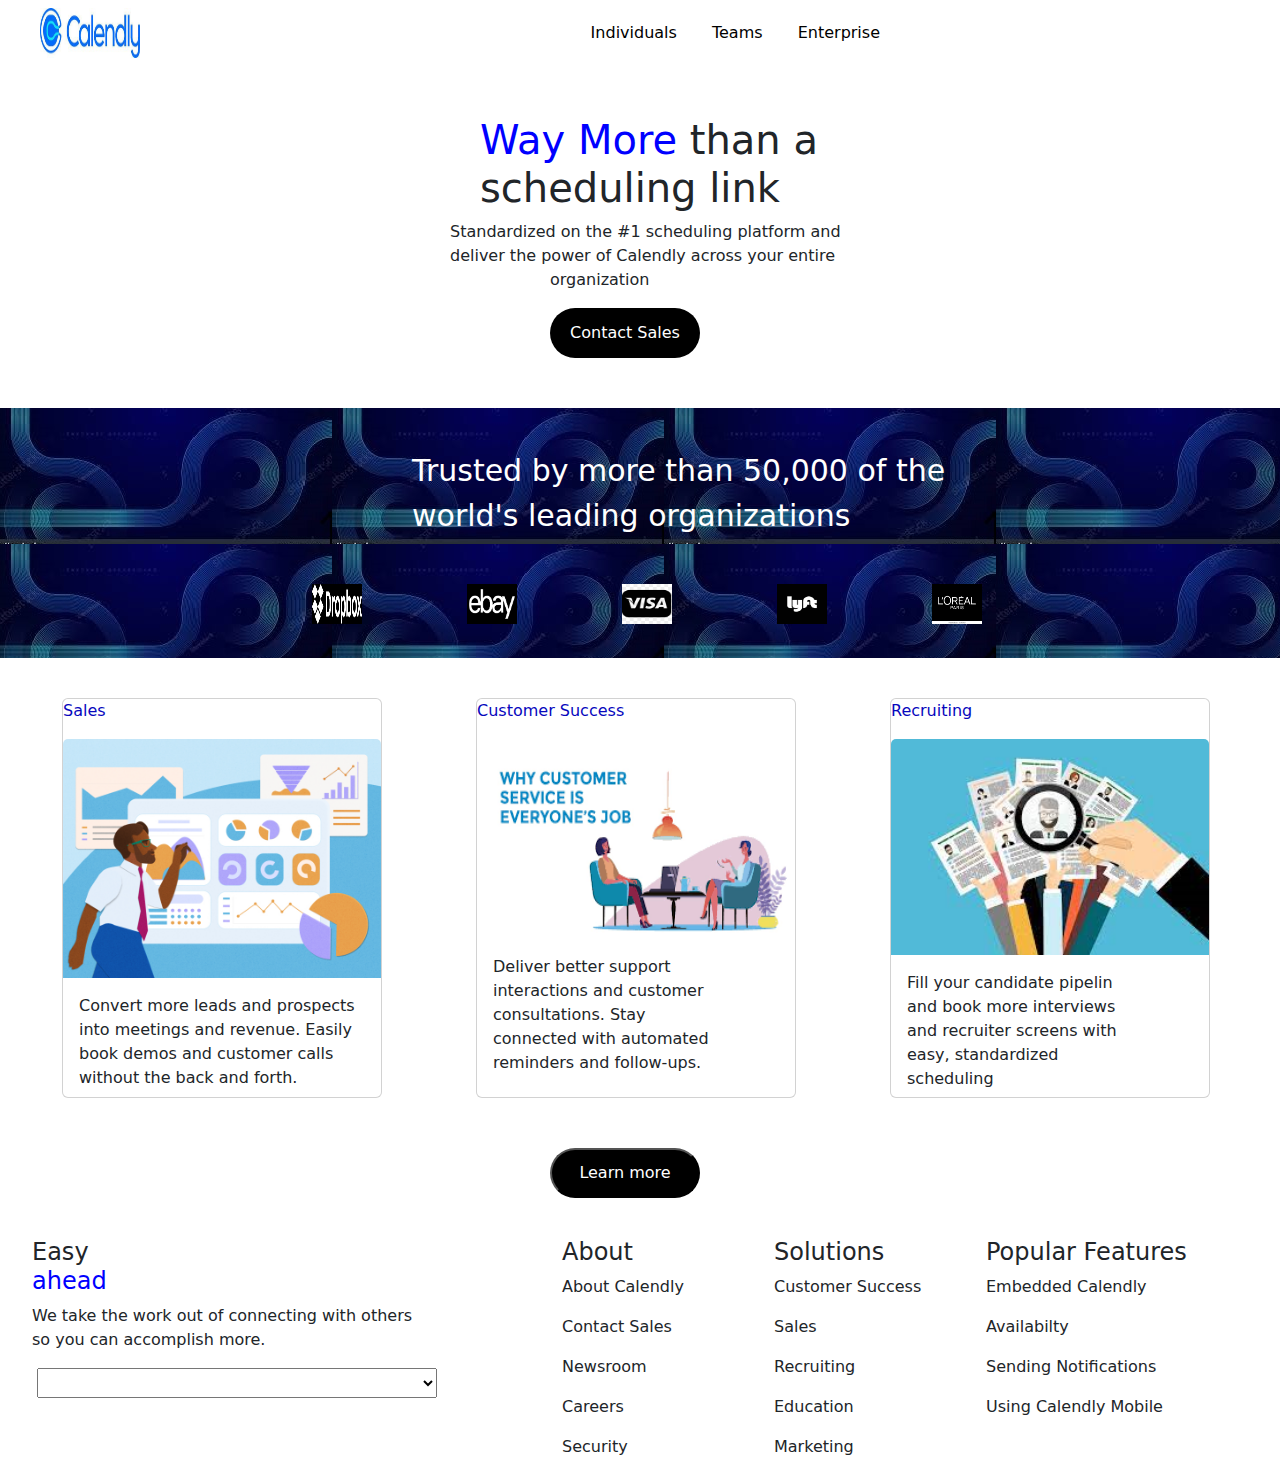
<file: index.html>
<!DOCTYPE html>
<html lang="en">
<head>
    <meta charset="UTF-8">
    <meta name="viewport" content="width=device-width, initial-scale=1.0">
    <title>Document</title>
    <link rel="stylesheet" href="https://cdn.jsdelivr.net/npm/bootstrap@5.3.2/dist/css/bootstrap.min.css">
    <link rel="stylesheet" href="calendly.css">
</head>
<body>
    <div class="navbar">
    <div class="log">
        <a href=""><img src="logo.jpg" height="50px" width="100px" alt="calendly logo"></a>
    </div>
    <div class="other">
        <a href="">Individuals</a>
        <a href="">Teams</a>
        <a href="">Enterprise</a>
    </div>
    </div>
    <div class="second">
        <div class="more">
        <h1><span id="way">Way More</span> than a<br> scheduling link</h1>
        </div>
        <div class="standard">
        <p>Standardized on the #1 scheduling platform and<br> deliver the power of Calendly across your entire<br> <span id="org">organization</span></p>
        </div>
        <button class="btn">Contact Sales</button>
    </div>
    <div class="design">
    <div class="row trusted">
        <div class="col-12">
            <p>Trusted by more than 50,000 of the<br> world's leading organizations</p>
        </div>
    </div>
    <div class="row logo">
        <div class="col-12">
            <img src="dropbox.png" width="50px" height="40px" alt="">
            <img src="ebay.png" width="50px" height="40px" alt="">
            <img src="visa.jpg" width="50px" height="40px" alt="">
            <img src="lyft.jpg" width="50px" height="40px" alt="">
            <img src="loreal.webp" width="50px" height="40px" alt="">
        </div>
    </div>
    </div>

    <div class="row cards">
        <div class="col-4"><div class="card" style="width: 20rem; height: 400px;">
            <p style="color: rgb(7, 7, 189);">Sales</p>
            <img src="sales.png" class="card-img-top" alt="...">
            <div class="card-body">
              <p class="card-text">Convert more leads and prospects into meetings and revenue. Easily book demos and customer calls without the back and forth.</p>
            </div>
          </div></div>
        <div class="col-4"><div class="card" style="width: 20rem; height: 400px;">
            <p style="color: rgb(7, 7, 189);">Customer Success</p>
            <img src="customer.png" class="card-img-top" height="200px">
            <div class="card-body">
              <p class="card-text">Deliver better support<br> interactions and customer<br> consultations. Stay<br> connected with automated<br> reminders and follow-ups.</p>
            </div>
          </div></div>
        <div class="col-4"><div class="card" style="width: 20rem; height: 400px;">
            <p style="color: rgb(7, 7, 189);">Recruiting</p>
            <img src="recruit.png" class="card-img-top" alt="...">
            <div class="card-body">
              <p class="card-text">Fill your candidate pipelin<br> and book more interviews<br> and recruiter screens with<br> easy, standardized<br> scheduling</p>
            </div>
          </div></div>
    </div>
    <button id="but">Learn more</button>

    <div class="row last-card">
        <div class="col-5">
            <h4>Easy<br> <span style="color: blue;">ahead</span></h4>
            <p>We take the work out of connecting with others<br> so you can accomplish more.</p>
            <label></label>
            <select name="english" id="english">English</select>
        </div>
        <div class="col-2">
            <h4>About</h4>
            <p>About Calendly</p>
            <p>Contact Sales</p>
            <p>Newsroom</p>
            <p>Careers</p>
            <p>Security</p>
        </div>
        <div class="col-2">
            <h4>Solutions</h4>
            <p>Customer Success</p>
            <p>Sales</p>
            <p>Recruiting</p>
            <p>Education</p>
            <p>Marketing</p>
        </div>
        <div class="col-3">
            <h4>Popular Features</h4>
            <p>Embedded Calendly</p>
            <p>Availabilty</p>
            <p>Sending Notifications</p>
            <p>Using Calendly Mobile</p>
        </div>
    </div>
    <script src="	https://cdn.jsdelivr.net/npm/bootstrap@5.3.2/dist/js/bootstrap.bundle.min.js"></script>
</body>
</html>
</file>
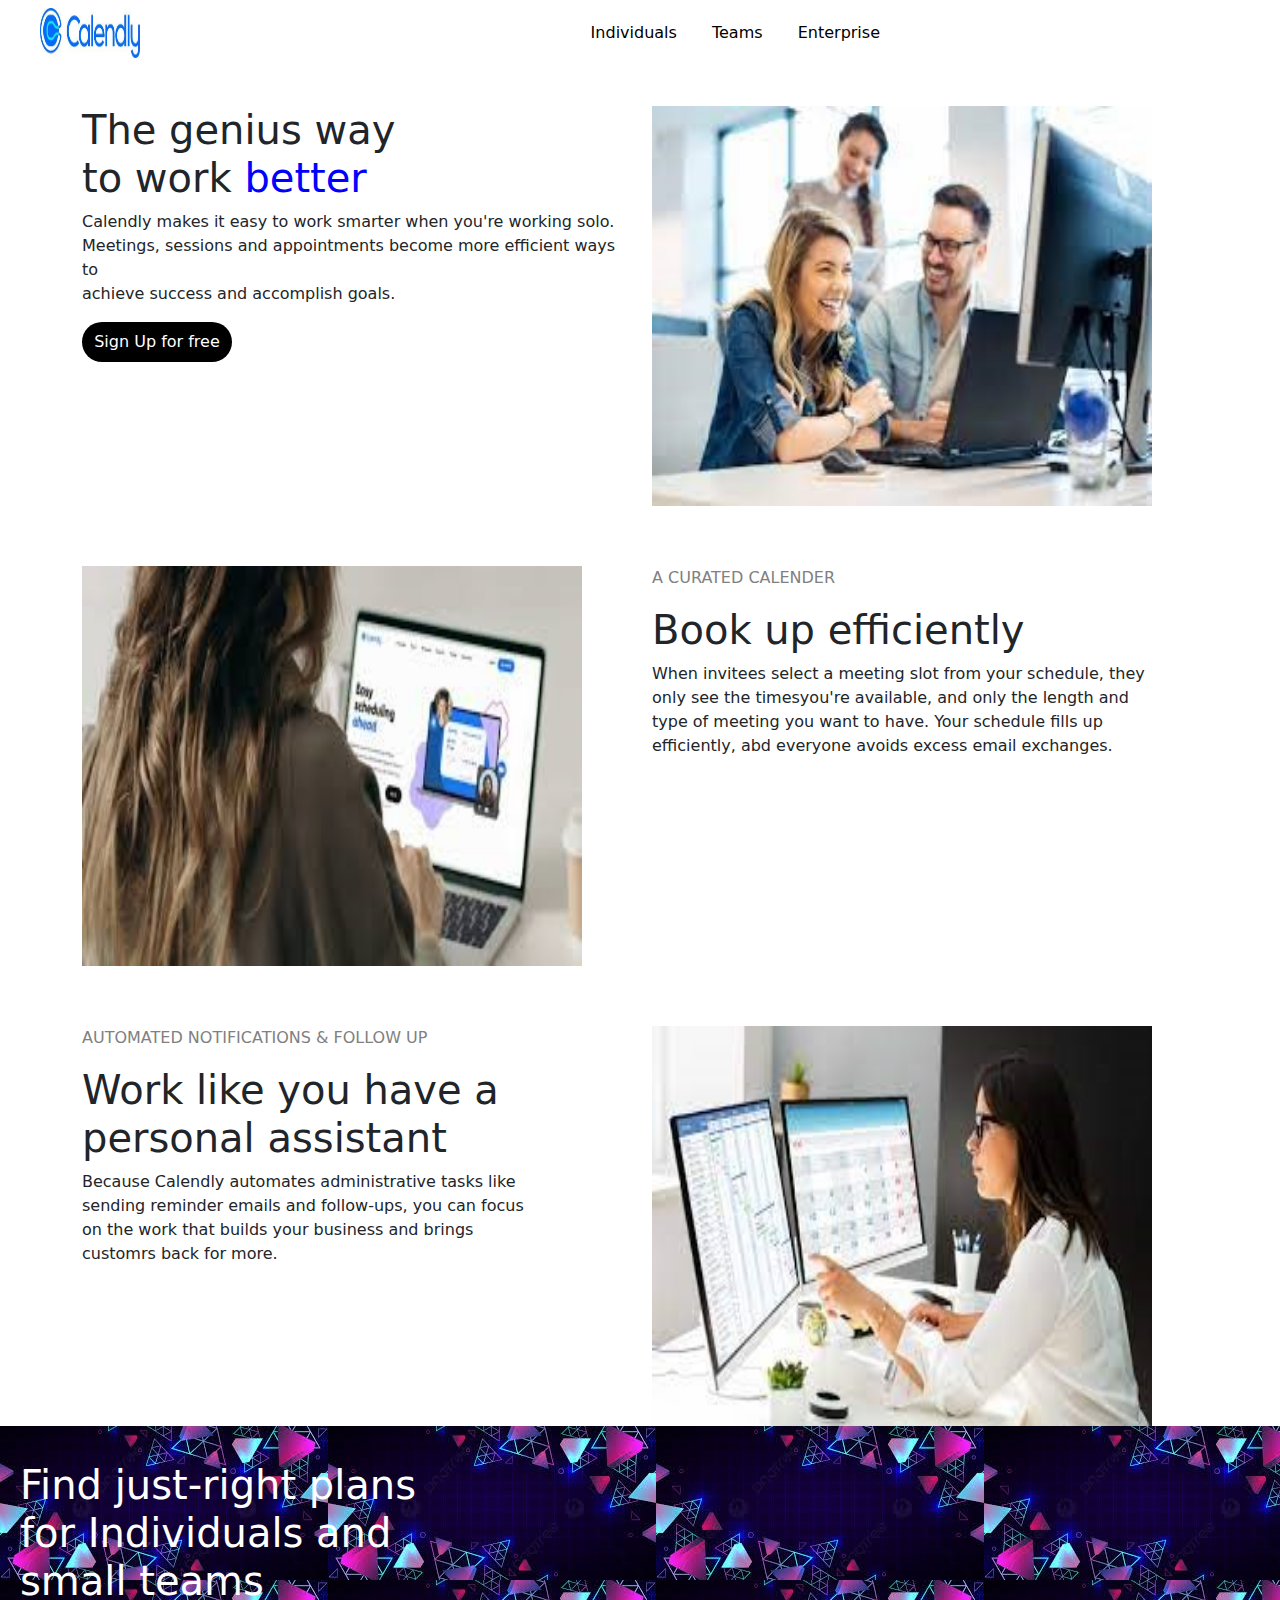
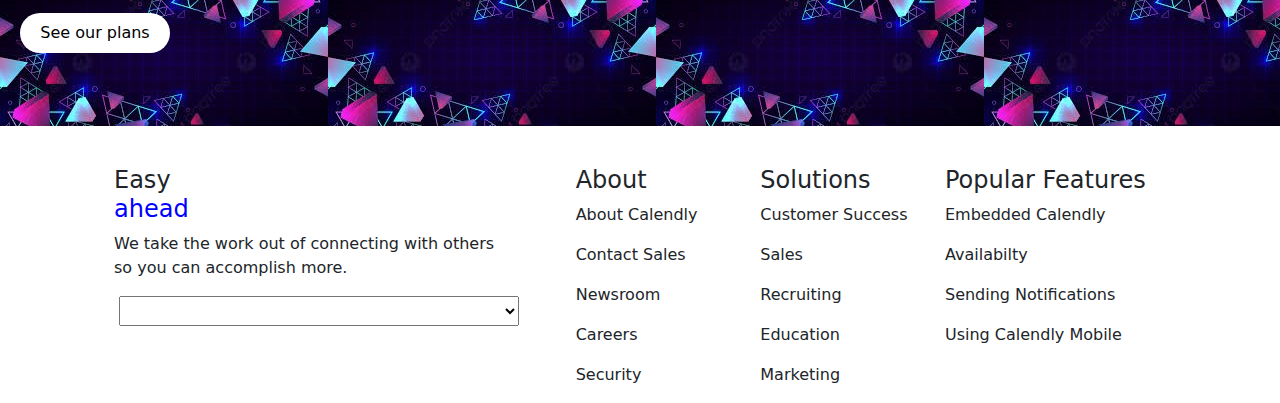
<file: enterprise.html>
<!DOCTYPE html>
<html lang="en">
<head>
    <meta charset="UTF-8">
    <meta name="viewport" content="width=device-width, initial-scale=1.0">
    <title>Document</title> 
    <link rel="stylesheet" href="https://cdn.jsdelivr.net/npm/bootstrap@5.3.2/dist/css/bootstrap.min.css">
    <link rel="stylesheet" href="enterprise.css">
</head>
<body>
    <div class="navbar">
        <div class="log">
            <a href="home.html"><img src="logo.jpg" height="50px" width="100px" alt="calendly logo"></a>
        </div>
        <div class="other">
            <a href="individual.html">Individuals</a>
            <a href="teams.html">Teams</a>
            <a href="enterprise.html">Enterprise</a>
        </div>
        </div>
        <div class="container">
        <div class="row first">
            <div class="col-6 easy">
                <h1>The genius way<br> to work <span style="color: blue;">better</span></h1>
                <p>Calendly makes it easy to work smarter when you're working solo.<br> Meetings, sessions and appointments become more efficient ways to<br> achieve success and accomplish goals.</p>
                 <button id="signn">Sign Up for free</button>
            </div>
            <div class="col-6">
                <img src="people.jpg" width="500px" height="400px">
            </div>
        </div>

        <div class="row second ">
            <div class="col-6">
                <img src="1v.jpg" width="500px" height="400px">
            </div>

            <div class="col-6 easy">
                <p style="color: grey;">A CURATED CALENDER</p>
                <h1>Book up efficiently</h1>
                <p>When invitees select a meeting slot from your schedule, they<br> only see the timesyou're available, and only the length and<br> type of meeting you want to have. Your schedule fills up<br> efficiently, abd everyone avoids excess email exchanges.</p>
            </div>
            
        </div>

        <div class="row third">
            <div class="col-6 easy">
                <p style="color: grey;">AUTOMATED NOTIFICATIONS & FOLLOW UP</p>
                <h1>Work like you have a<br> personal assistant</h1>
                <p> Because Calendly automates administrative tasks like<br> sending reminder emails and follow-ups, you can focus<br> on the work that builds your business and brings<br> customrs back for more. </p>
            </div>
            <div class="col-6">
                <img src="8u.jpg" width="500px" height="400px">
            </div>
        </div>
    </div>

        <div class="plans">
            <h1 style="color: white;">Find just-right plans<br> for Individuals and<br> small teams</h1>
            <button id="sign">See our plans</button>
        </div>
    <div class="container">
        <div class="row last-card">
            <div class="col-5">
                <h4>Easy<br> <span style="color: blue;">ahead</span></h4>
                <p>We take the work out of connecting with others<br> so you can accomplish more.</p>
                <label></label>
                <select name="english" id="english">English</select>
            </div>
            <div class="col-2">
                <h4>About</h4>
                <p>About Calendly</p>
                <p>Contact Sales</p>
                <p>Newsroom</p>
                <p>Careers</p>
                <p>Security</p>
            </div>
            <div class="col-2">
                <h4>Solutions</h4>
                <p>Customer Success</p>
                <p>Sales</p>
                <p>Recruiting</p>
                <p>Education</p>
                <p>Marketing</p>
            </div>
            <div class="col-3">
                <h4>Popular Features</h4>
                <p>Embedded Calendly</p>
                <p>Availabilty</p>
                <p>Sending Notifications</p>
                <p>Using Calendly Mobile</p>
            </div>
        </div>
    </div>
    



    <script src="https://cdn.jsdelivr.net/npm/bootstrap@5.3.2/dist/js/bootstrap.bundle.min.js"></script>
</body>
</html>
</file>
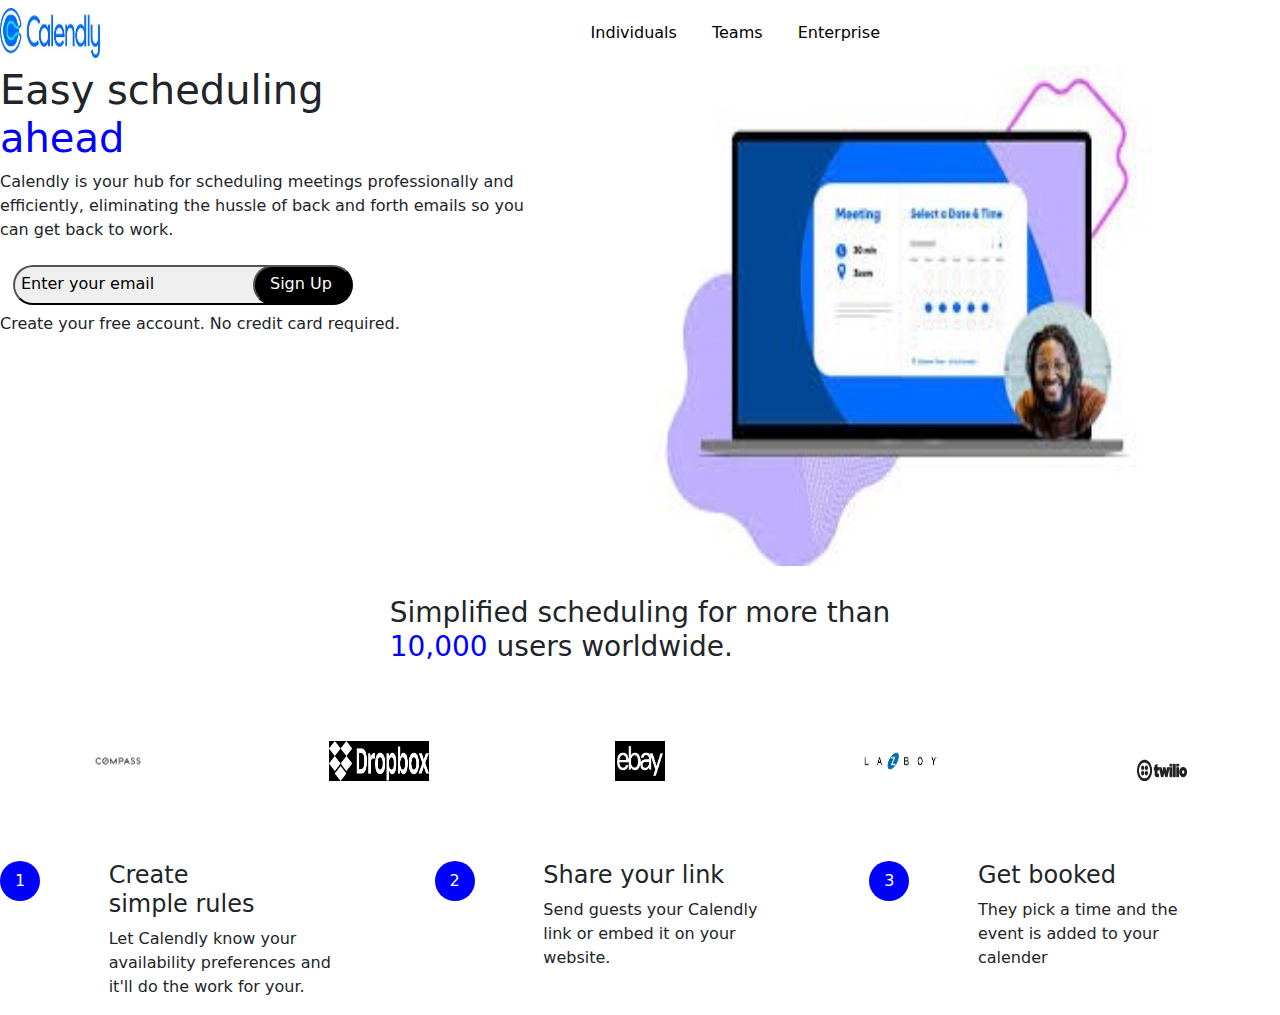
<file: home.html>
<!DOCTYPE html>
<html lang="en">
<head>
    <meta charset="UTF-8">
    <meta name="viewport" content="width=device-width, initial-scale=1.0">
    <title>Document</title>
    <link rel="stylesheet" href="https://cdn.jsdelivr.net/npm/bootstrap@5.3.2/dist/css/bootstrap.min.css">
    <link rel="stylesheet" href="home.css">
</head>
<body>
    <div class="navbar">
        <div class="log">
            <a href="home.html"><img src="logo.jpg" height="50px" width="100px" alt="calendly logo"></a>
        </div>
        <div class="other">
            <a href="individual.html">Individuals</a>
            <a href="teams.html">Teams</a>
            <a href="enterprise.html">Enterprise</a>
        </div>
        </div>

        <div class="row">
            <div class="col-6 easy">
                <h1>Easy scheduling<br> <span style="color: blue;">ahead</span></h1>
                <p>Calendly is your hub for scheduling meetings professionally and<br> efficiently, eliminating the hussle of back and forth emails so you<br> can get back to work.</p>
                <div class="btn">
                <button id="email">Enter your email</button>
                 <button id="sign">Sign Up</button>
                </div>
                <p>Create your free account. No credit card required.</p>
            </div>
            <div class="col-6">
                <img src="compu.jpg" width="500px" height="500px">
            </div>
        </div>
    <div class="row">
        <div class="col simple">
            <div class="hot">
            <h3>Simplified scheduling for more than<br> <span style="color: blue;">10,000</span> users worldwide.</h3>
            </div>
            <div class="logo">
            <img src="compass.jpg" width="50px" height="40px" alt="">
            <img src="dropbox.png" width="100px" height="40px" alt="">
            <img src="ebay.png" width="50px" height="40px" alt="">
            <img src="lazboy.png" width="100px" height="180px" alt="">
            <img src="Twilio.webp" width="50px" height="40px" alt="">
            </div>
        </div>
    </div>

    <div class="row">
            <div class=" col-1 bt">
            <button class="but">1</button>
            </div>
            <div class="col-3">
            <h4>Create<br> simple rules</h4>
            <p>Let Calendly know your<br> availability preferences and<br> it'll do the work for your.</p>
            </div>
            <div class="col-1">
            <button class="but">2</button>
            </div>
            <div class="col-3">
            <h4>Share your link</h4>
            <p>Send guests your Calendly<br> link or embed it on your<br> website.</p>
           </div>
            <div class="col-1">
            <button class="but">3</button>
            </div>
            <div class="col-3">
            <h4>Get booked</h4>
            <p>They pick a time and the<br> event is added to your<br> calender</p>
            </div>
    </div>
    <script src="https://cdn.jsdelivr.net/npm/bootstrap@5.3.2/dist/js/bootstrap.bundle.min.js"></script>
</body>
</html>
</file>
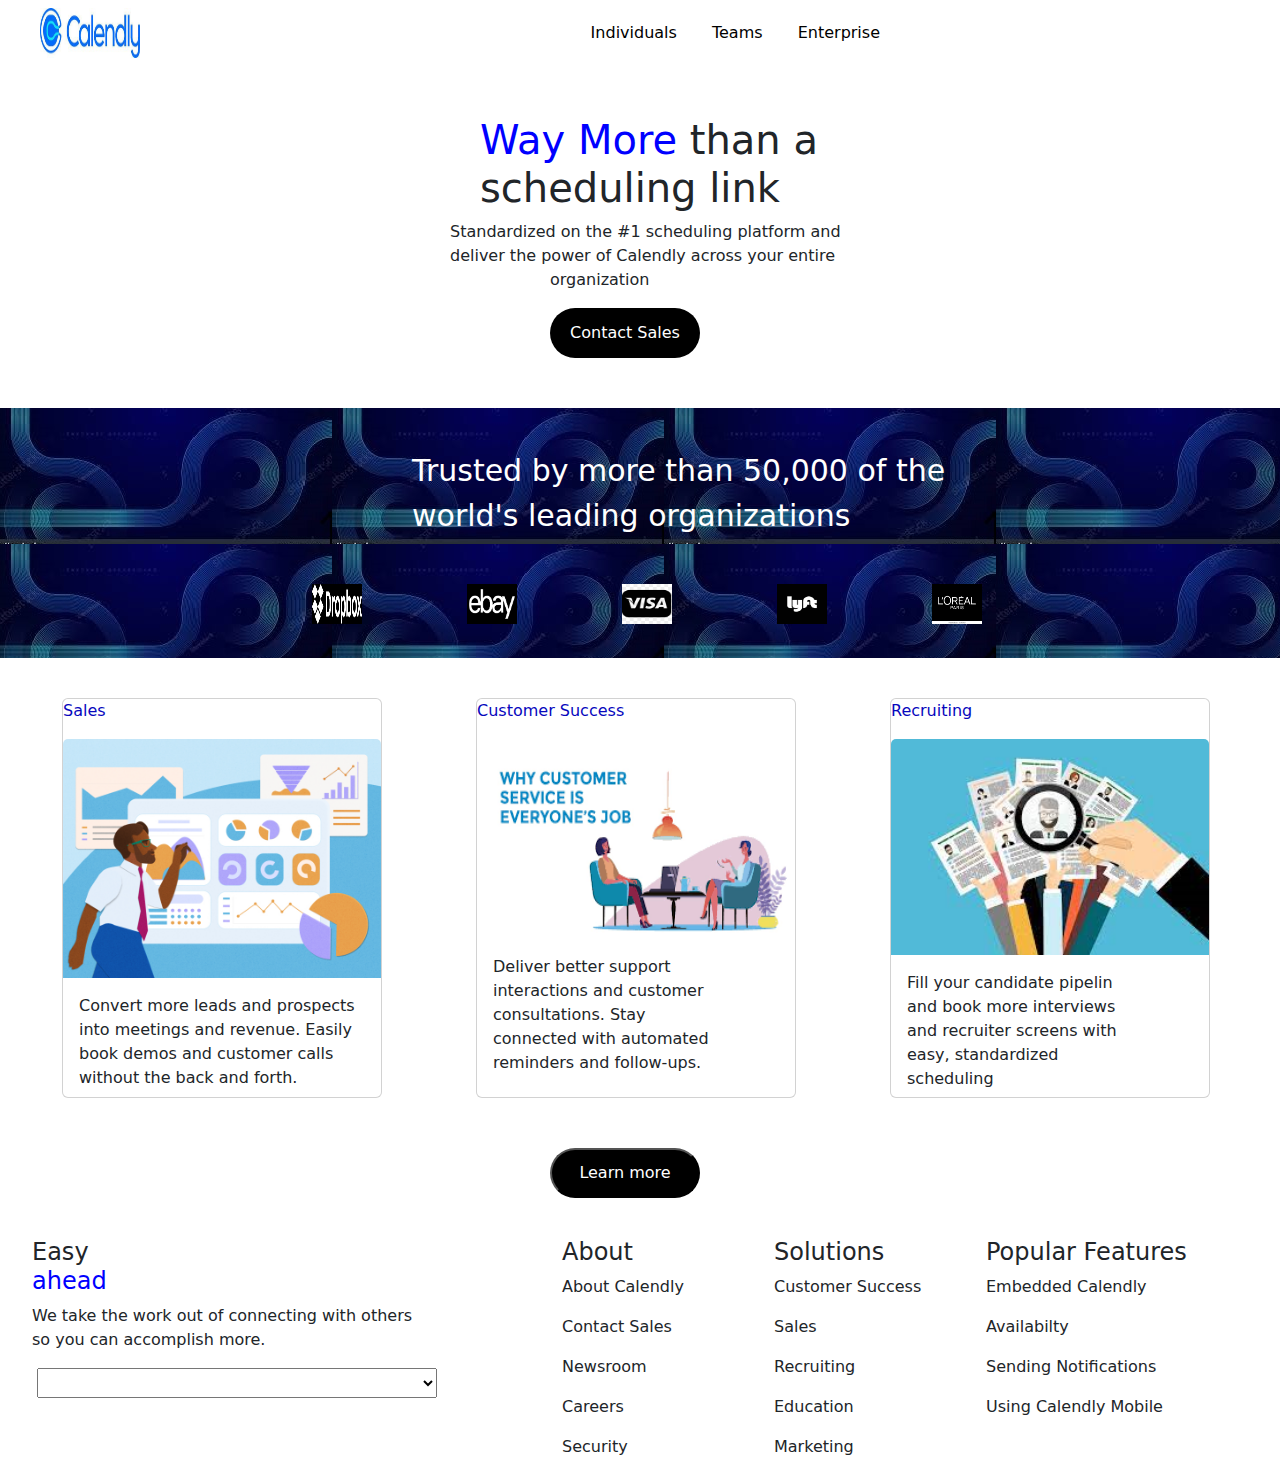
<file: individual.html>
<!DOCTYPE html>
<html lang="en">
<head>
    <meta charset="UTF-8">
    <meta name="viewport" content="width=device-width, initial-scale=1.0">
    <title>Document</title>
    <link rel="stylesheet" href="https://cdn.jsdelivr.net/npm/bootstrap@5.3.2/dist/css/bootstrap.min.css">
    <link rel="stylesheet" href="individual.css">
</head>
<body>
    <div class="navbar">
    <div class="log">
        <a href="home.html"><img src="logo.jpg" height="50px" width="100px" alt="calendly logo"></a>
    </div>
    <div class="other">
        <a href="individual.html">Individuals</a>
        <a href="teams.html">Teams</a>
        <a href="enterprise.html">Enterprise</a>
    </div>
    </div>
    <div class="second">
        <div class="more">
        <h1><span id="way">Way More</span> than a<br> scheduling link</h1>
        </div>
        <div class="standard">
        <p>Standardized on the #1 scheduling platform and<br> deliver the power of Calendly across your entire<br> <span id="org">organization</span></p>
        </div>
        <button class="btn">Contact Sales</button>
    </div>
    <div class="design">
    <div class="row trusted">
        <div class="col-12">
            <p>Trusted by more than 50,000 of the<br> world's leading organizations</p>
        </div>
    </div>
    <div class="row logo">
        <div class="col-12">
            <img src="dropbox.png" width="50px" height="40px" alt="">
            <img src="ebay.png" width="50px" height="40px" alt="">
            <img src="visa.jpg" width="50px" height="40px" alt="">
            <img src="lyft.jpg" width="50px" height="40px" alt="">
            <img src="loreal.webp" width="50px" height="40px" alt="">
        </div>
    </div>
    </div>

    <div class="row cards">
        <div class="col-4"><div class="card" style="width: 20rem; height: 400px;">
            <p style="color: rgb(7, 7, 189);">Sales</p>
            <img src="sales.png" class="card-img-top" alt="...">
            <div class="card-body">
              <p class="card-text">Convert more leads and prospects into meetings and revenue. Easily book demos and customer calls without the back and forth.</p>
            </div>
          </div></div>
        <div class="col-4"><div class="card" style="width: 20rem; height: 400px;">
            <p style="color: rgb(7, 7, 189);">Customer Success</p>
            <img src="customer.png" class="card-img-top" height="200px">
            <div class="card-body">
              <p class="card-text">Deliver better support<br> interactions and customer<br> consultations. Stay<br> connected with automated<br> reminders and follow-ups.</p>
            </div>
          </div></div>
        <div class="col-4"><div class="card" style="width: 20rem; height: 400px;">
            <p style="color: rgb(7, 7, 189);">Recruiting</p>
            <img src="recruit.png" class="card-img-top" alt="...">
            <div class="card-body">
              <p class="card-text">Fill your candidate pipelin<br> and book more interviews<br> and recruiter screens with<br> easy, standardized<br> scheduling</p>
            </div>
          </div></div>
    </div>
    <button id="but">Learn more</button>

    <div class="row last-card">
        <div class="col-5">
            <h4>Easy<br> <span style="color: blue;">ahead</span></h4>
            <p>We take the work out of connecting with others<br> so you can accomplish more.</p>
            <label></label>
            <select name="english" id="english">English</select>
        </div>
        <div class="col-2">
            <h4>About</h4>
            <p>About Calendly</p>
            <p>Contact Sales</p>
            <p>Newsroom</p>
            <p>Careers</p>
            <p>Security</p>
        </div>
        <div class="col-2">
            <h4>Solutions</h4>
            <p>Customer Success</p>
            <p>Sales</p>
            <p>Recruiting</p>
            <p>Education</p>
            <p>Marketing</p>
        </div>
        <div class="col-3">
            <h4>Popular Features</h4>
            <p>Embedded Calendly</p>
            <p>Availabilty</p>
            <p>Sending Notifications</p>
            <p>Using Calendly Mobile</p>
        </div>
    </div>
    <script src="	https://cdn.jsdelivr.net/npm/bootstrap@5.3.2/dist/js/bootstrap.bundle.min.js"></script>
</body>
</html>
</file>
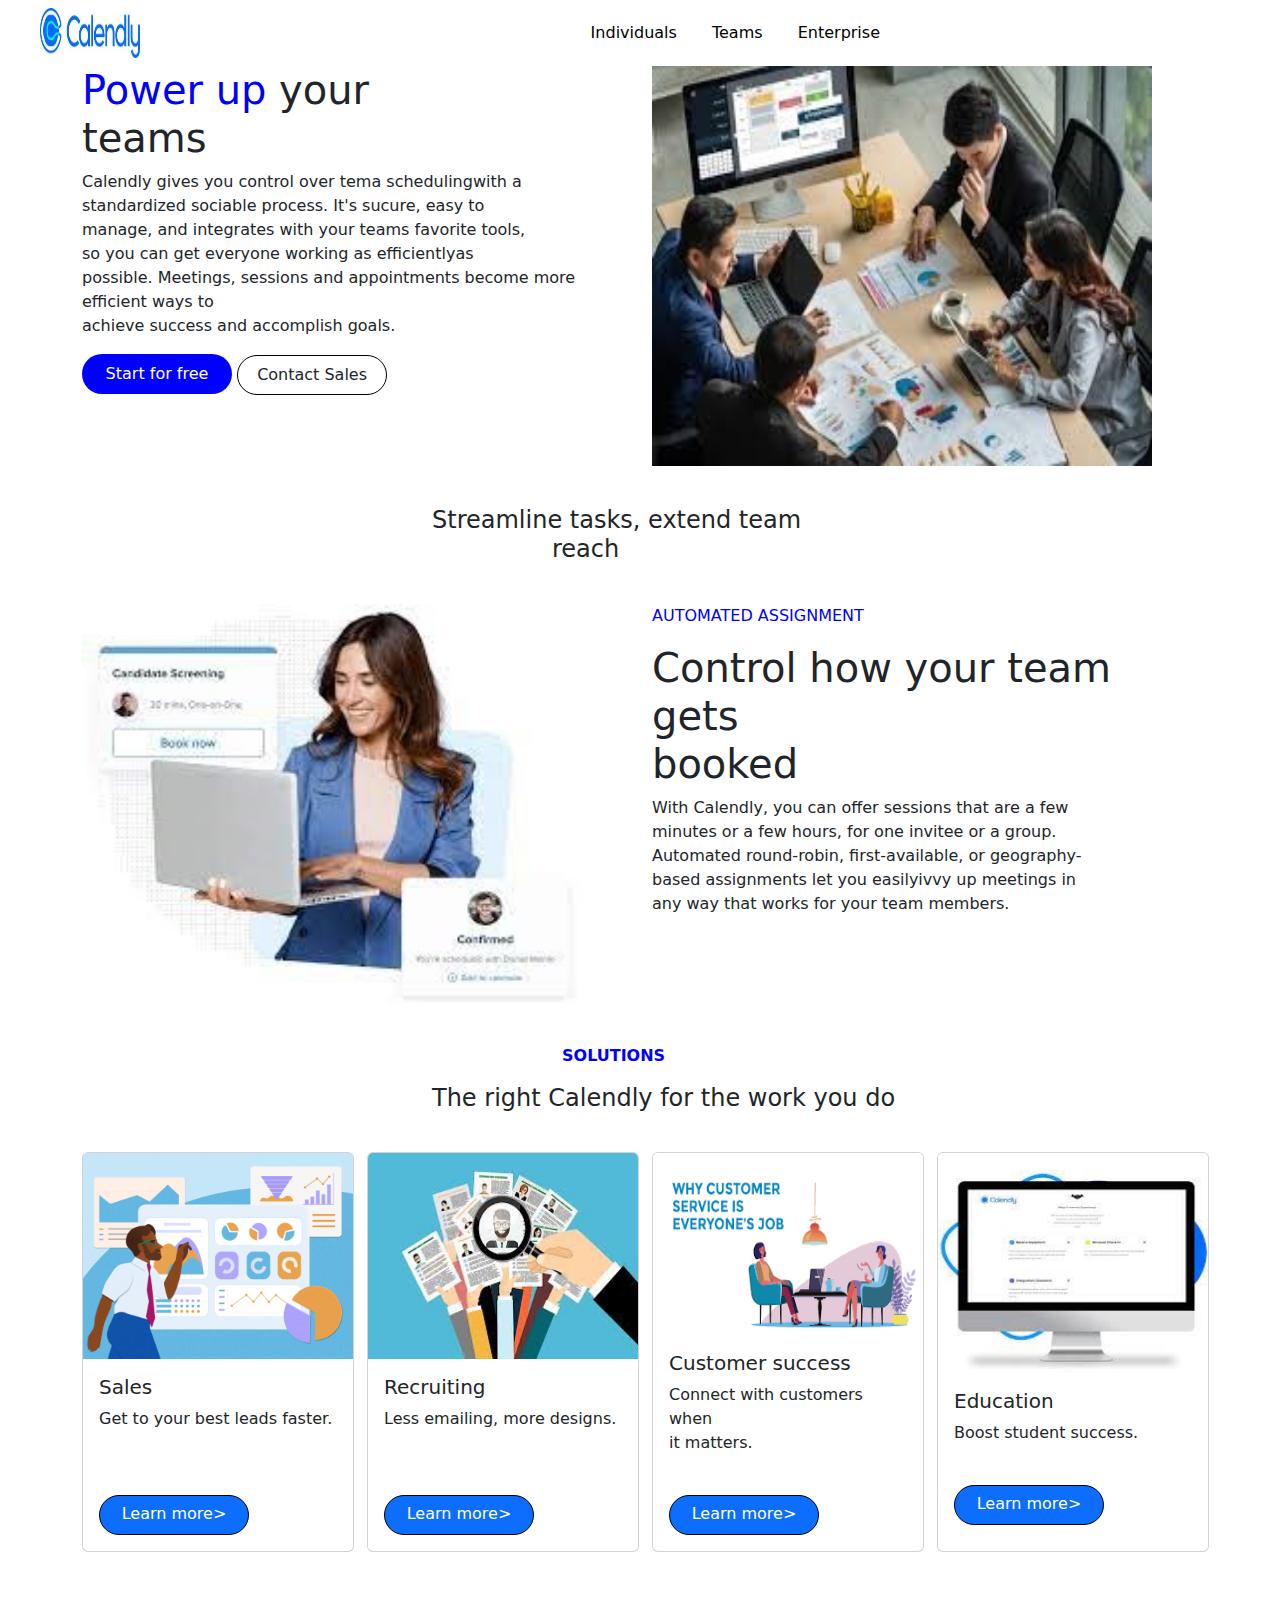
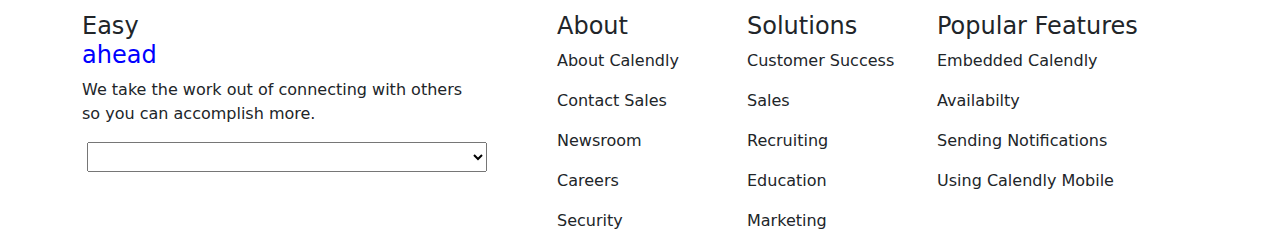
<file: teams.html>
<!DOCTYPE html>
<html lang="en">
<head>
    <meta charset="UTF-8">
    <meta name="viewport" content="width=device-width, initial-scale=1.0">
    <title>Document</title>
    <link rel="stylesheet" href="https://cdn.jsdelivr.net/npm/bootstrap@5.3.2/dist/css/bootstrap.min.css">
    <link rel="stylesheet" href="teams.css">
</head>
<body>
    <div class="navbar">
        <div class="log">
            <a href="home.html"><img src="logo.jpg" height="50px" width="100px" alt="calendly logo"></a>
        </div>
        <div class="other">
            <a href="individual.html">Individuals</a>
            <a href="teams.html">Teams</a>
            <a href="enterprise.html">Enterprise</a>
        </div>
        </div>
    <div class="container">
        <div class="row">
            <div class="col-6 power">
                <h1><span style="color: blue;">Power up</span> your<br> teams</h1>
                <p>Calendly gives you control over tema schedulingwith a<br> standardized sociable process. It's sucure, easy to<br> manage, and integrates with your teams favorite tools,<br> so you can get everyone working as efficientlyas <br> possible. Meetings, sessions and appointments become more efficient ways to<br> achieve success and accomplish goals.</p>
                 <button id="sign">Start for free</button> <button class="btn">Contact Sales</button>
            </div>
            <div class="col-6 man">
                <img src="1c.jpg" width="500px" height="400px">
            </div>
        </div>

        <div class="stream">
            <h4>Streamline tasks, extend team<br> <span style="margin-left: 120px;">reach</span></h4>
        </div>

        <div class="row">
            <div class="col-6">
                <img src="2b.jpg" width="500px" height="400px">
            </div>

            <div class="col-6 easy">
                <p style="color: blue;">AUTOMATED ASSIGNMENT</p>
                <h1>Control how your team gets<br> booked</h1>
                <p>With Calendly, you can offer sessions that are a few<br> minutes or a few hours, for one invitee or a group.<br> Automated round-robin, first-available, or geography-<br> based assignments let you easilyivvy up meetings in<br> any way that works for your team members.</p>
            </div>

            
        </div>

        <div class="solution">
            <p style="color: blue; margin-left: 130px;">SOLUTIONS</p>
            <h4>The right Calendly for the work you do</h4>
        </div>
        <div class="row size">
            <div class="col-3">
                <div class="card" style="width: 17rem; height: 400px;">
                    <img src="sales.png" class="card-img-top" height="210px" alt="...">
                    <div class="card-body">
                      <h5 class="card-title">Sales</h5>
                      <p class="card-text"> Get to your best leads faster.</p><br><br>
                      <a href="#" class="btn btn-primary">Learn more></a>
                    </div>
                  </div>
            </div>
            <div class="col-3 car">
                <div class="card" style="width: 17rem; height: 400px;">
                    <img src="recruit.png" class="card-img-top" height="220px" alt="...">
                    <div class="card-body">
                      <h5 class="card-title">Recruiting</h5>
                      <p class="card-text"> Less emailing, more designs.</p><br><br>
                      <a href="#" class="btn btn-primary">Learn more></a>
                    </div>
                  </div>
            </div>
            <div class="col-3">
                <div class="card" style="width: 17rem; height: 400px;">
                    <img src="customer.png" class="card-img-top" height="220px" alt="...">
                    <div class="card-body">
                      <h5 class="card-title">Customer success</h5>
                      <p class="card-text"> Connect with customers when <br> it matters.</p><br>
                      <a href="#" class="btn btn-primary">Learn more></a>
                    </div>
                  </div>
            </div>
            <div class="col-3">
                <div class="card" style="width: 17rem; height: 400px;">
                    <img src="6y.jpg" class="card-img-top" height="220px" alt="...">
                    <div class="card-body">
                      <h5 class="card-title">Education</h5>
                      <p class="card-text"> Boost student success.</p><br>
                      <a href="#" class="btn btn-primary">Learn more></a>
                    </div>
                  </div>
            </div>
        </div>

        <div class="row last-card">
            <div class="col-5">
                <h4>Easy<br> <span style="color: blue;">ahead</span></h4>
                <p>We take the work out of connecting with others<br> so you can accomplish more.</p>
                <label></label>
                <select name="english" id="english">English</select>
            </div>
            <div class="col-2">
                <h4>About</h4>
                <p>About Calendly</p>
                <p>Contact Sales</p>
                <p>Newsroom</p>
                <p>Careers</p>
                <p>Security</p>
            </div>
            <div class="col-2">
                <h4>Solutions</h4>
                <p>Customer Success</p>
                <p>Sales</p>
                <p>Recruiting</p>
                <p>Education</p>
                <p>Marketing</p>
            </div>
            <div class="col-3">
                <h4>Popular Features</h4>
                <p>Embedded Calendly</p>
                <p>Availabilty</p>
                <p>Sending Notifications</p>
                <p>Using Calendly Mobile</p>
            </div>
        </div>
    </div>

    <script src="https://cdn.jsdelivr.net/npm/bootstrap@5.3.2/dist/js/bootstrap.bundle.min.js"></script>
</body>
</html>
</file>
<file: calendly.css>
.other{
    margin-right: 400px;
    word-spacing: 30px;
}
a{
    color: black;
    text-decoration: none;
}
.log{
    margin-left: 40px;
}
#way{
    color: blue;
}

.btn{
    width: 150px;
    height: 50px;
    border-radius: 25px;
    background-color: black;
    color: #ffffff;
    margin-left: 100px;
}
.second{
    margin-left: 450px;
    margin-bottom: 50px;
    margin-top: 50px;
}
#org{
    margin-left: 100px;
}
.more{
    margin-left: 30px;
}
.design{
    background-image: url("bk1.jpg");
    height: 250px;
    width: 100%; 
}
.trusted{
    color: white;
    margin-left: 400px;
    padding-top: 40px;
    font-size: 30px;
}
.logo{
  word-spacing: 100px;
  margin-left: 300px;
  padding-top: 30px;
}
.cards{
    margin-left: 50px;
    margin-top: 40px;
}
#but{
    width: 150px;
    height: 50px;
    border-radius: 25px;
    background-color: black;
    color: #ffffff;
    margin-left: 550px;
    margin-top: 50px;
}
select{
    width: 400px;
    height: 30px;
}
.last-card{
    margin-top: 40px;
    margin-left: 20px;
}
</file>
<file: enterprise.css>
.other{
    margin-right: 400px;
    word-spacing: 30px;
}
.log{
    margin-left: 40px;
}
a{
    color: black;
    text-decoration: none;
}
#signn{
    width: 150px;
    height: 40px;
    border-radius: 20px;
    background-color: black;
    color: white;
    border: none;
}
.first{
    margin-top: 40px;
    margin-bottom: 60px;
   
}
.second{
    margin-top: 40px;
    margin-bottom: 60px;
   
}
#sign{
    width: 150px;
    height: 40px;
    border-radius: 20px;
    background-color:white;
    color: black;
    border: none;
}
.plans{
    background-image: url("bk7.jpg");
    height: 300px;
    padding-left: 20px;
    padding-top: 35px;
}
select{
    width: 400px;
    height: 30px;
}
.last-card{
    margin-top: 40px;
    margin-left: 20px;
}
</file>
<file: home.css>
#email{
    width: 300px;
    height: 40px;
    border-radius: 20px;
    position: relative;
    display: flex;
    padding-top: 5px;
}
.other{
    margin-right: 400px;
    word-spacing: 30px;
    text-decoration: none;
}
a{
    text-decoration: none;
    color: black;
}
.easy{
 
}

#sign{
    display: flex;
    height: 40px;
    width: 100px;
    border-radius: 20px;
    background-color: black;
    color: white;
    margin-left: 240px;
    position: absolute;
    padding-left: 15px;
    padding-top: 5px;
}
.btn{
    display: flex;
}
.simple{
    margin-top: 30px;
    margin-bottom: 10px;
}
.hot{
    display: flex;
    justify-content: center;
    align-items: center;
}
.logo{
    display: flex;
    justify-content: center;
    align-items: center;
    justify-content: space-around;
}
.but{
    background-color: blue;
    color: white;
    border-radius: 50px;
    width: 40px;
    height: 40px;
    margin-right: none;
    border: none;
}
</file>
<file: individual.css>
.other{
    margin-right: 400px;
    word-spacing: 30px;
}
a{
    color: black;
    text-decoration: none;
}
.log{
    margin-left: 40px;
}
#way{
    color: blue;
}

.btn{
    width: 150px;
    height: 50px;
    border-radius: 25px;
    background-color: black;
    color: #ffffff;
    margin-left: 100px;
}
.second{
    margin-left: 450px;
    margin-bottom: 50px;
    margin-top: 50px;
}
#org{
    margin-left: 100px;
}
.more{
    margin-left: 30px;
}
.design{
    background-image: url("bk1.jpg");
    height: 250px;
    width: 100%; 
}
.trusted{
    color: white;
    margin-left: 400px;
    padding-top: 40px;
    font-size: 30px;
}
.logo{
  word-spacing: 100px;
  margin-left: 300px;
  padding-top: 30px;
}
.cards{
    margin-left: 50px;
    margin-top: 40px;
}
#but{
    width: 150px;
    height: 50px;
    border-radius: 25px;
    background-color: black;
    color: #ffffff;
    margin-left: 550px;
    margin-top: 50px;
}
select{
    width: 400px;
    height: 30px;
}
.last-card{
    margin-top: 40px;
    margin-left: 20px;
}
</file>
<file: teams.css>
.other{
    margin-right: 400px;
    word-spacing: 30px;
}
a{
    color: black;
    text-decoration: none;
}
.log{
    margin-left: 40px;
}
#sign{
    width: 150px;
    height: 40px;
    border-radius: 20px;
    background-color: blue;
    color: white;
    border: none;
}
.btn{
    width: 150px;
    height: 40px;
    border-radius: 20px;
    border: 1px solid black
}
.stream{
    margin-left: 350px;
    margin-top: 40px;
    margin-bottom: 40px;
    font-weight: bolder;
}
.solution{
    margin-left: 350px;
    margin-top: 40px;
    margin-bottom: 40px;
    font-weight: bolder;
}
.size{
    margin-bottom: 60px;
}
select{
    width: 400px;
    height: 30px;
}
</file>
